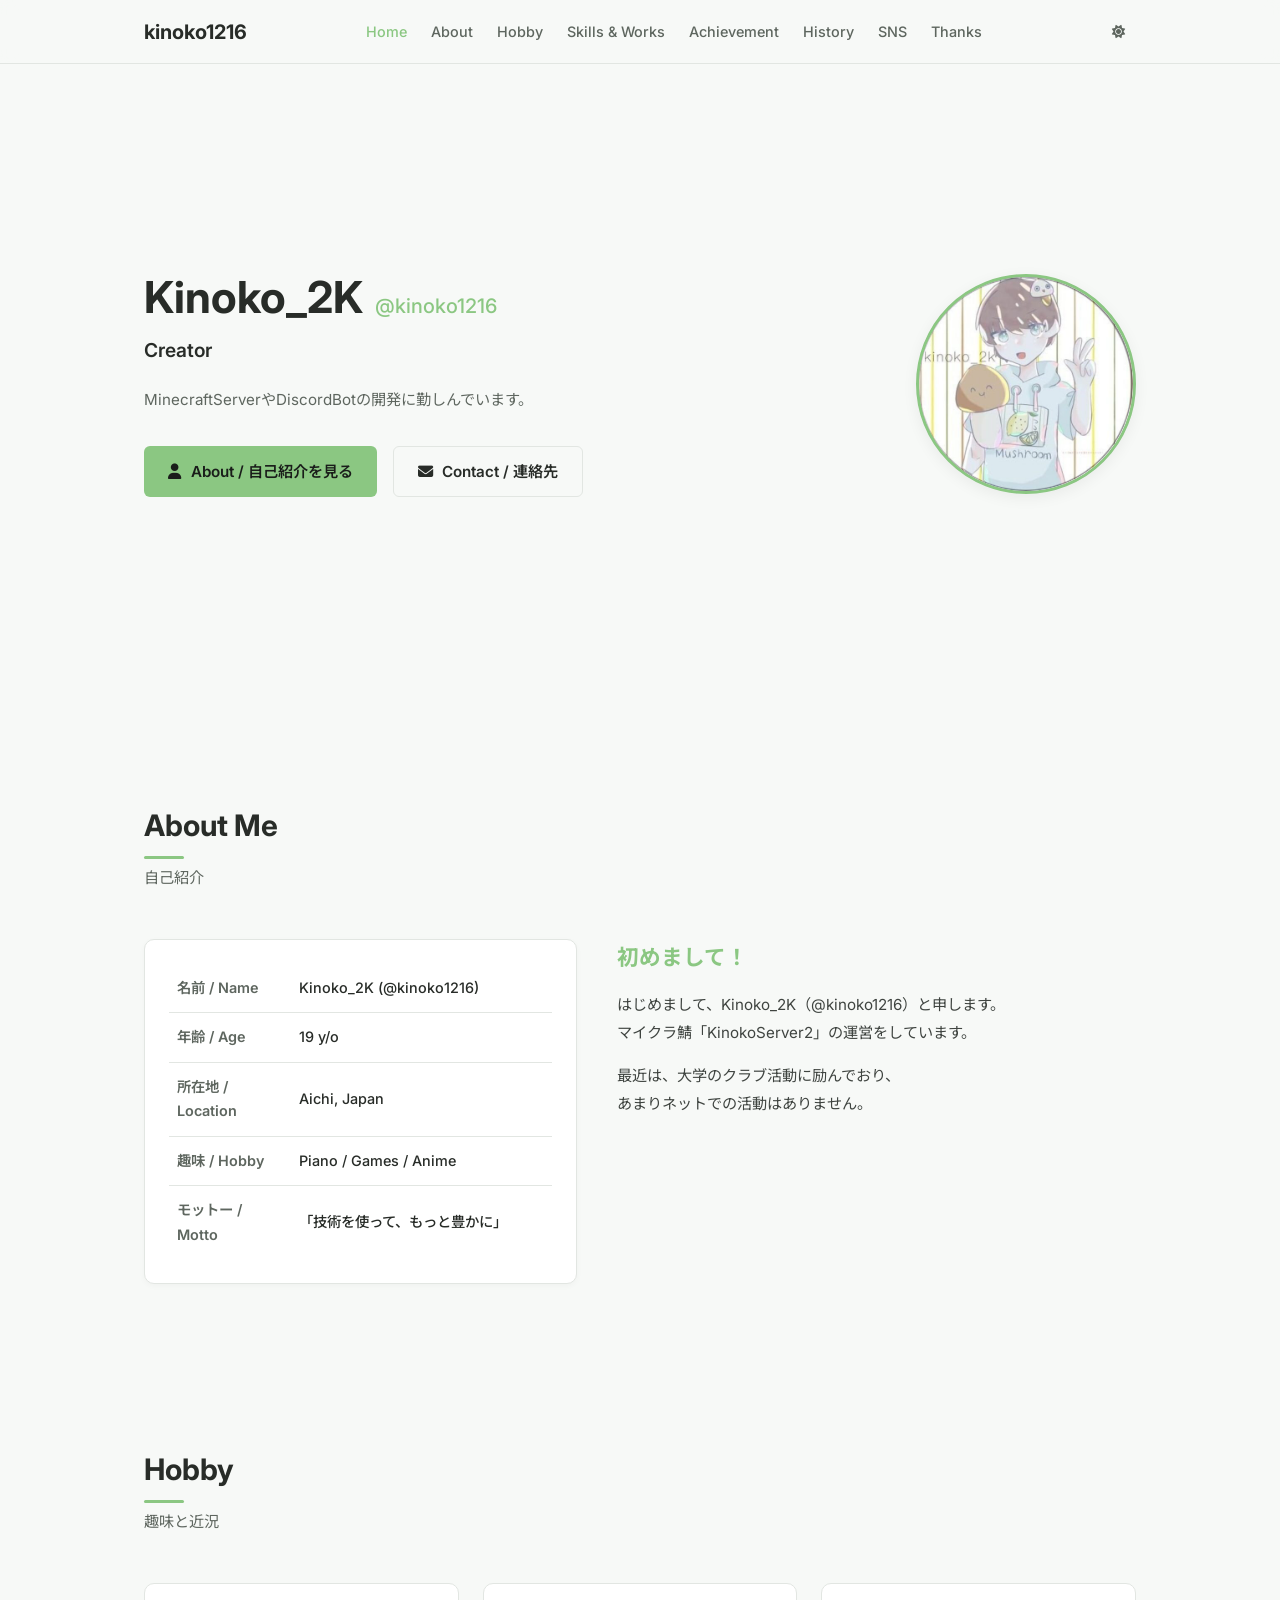
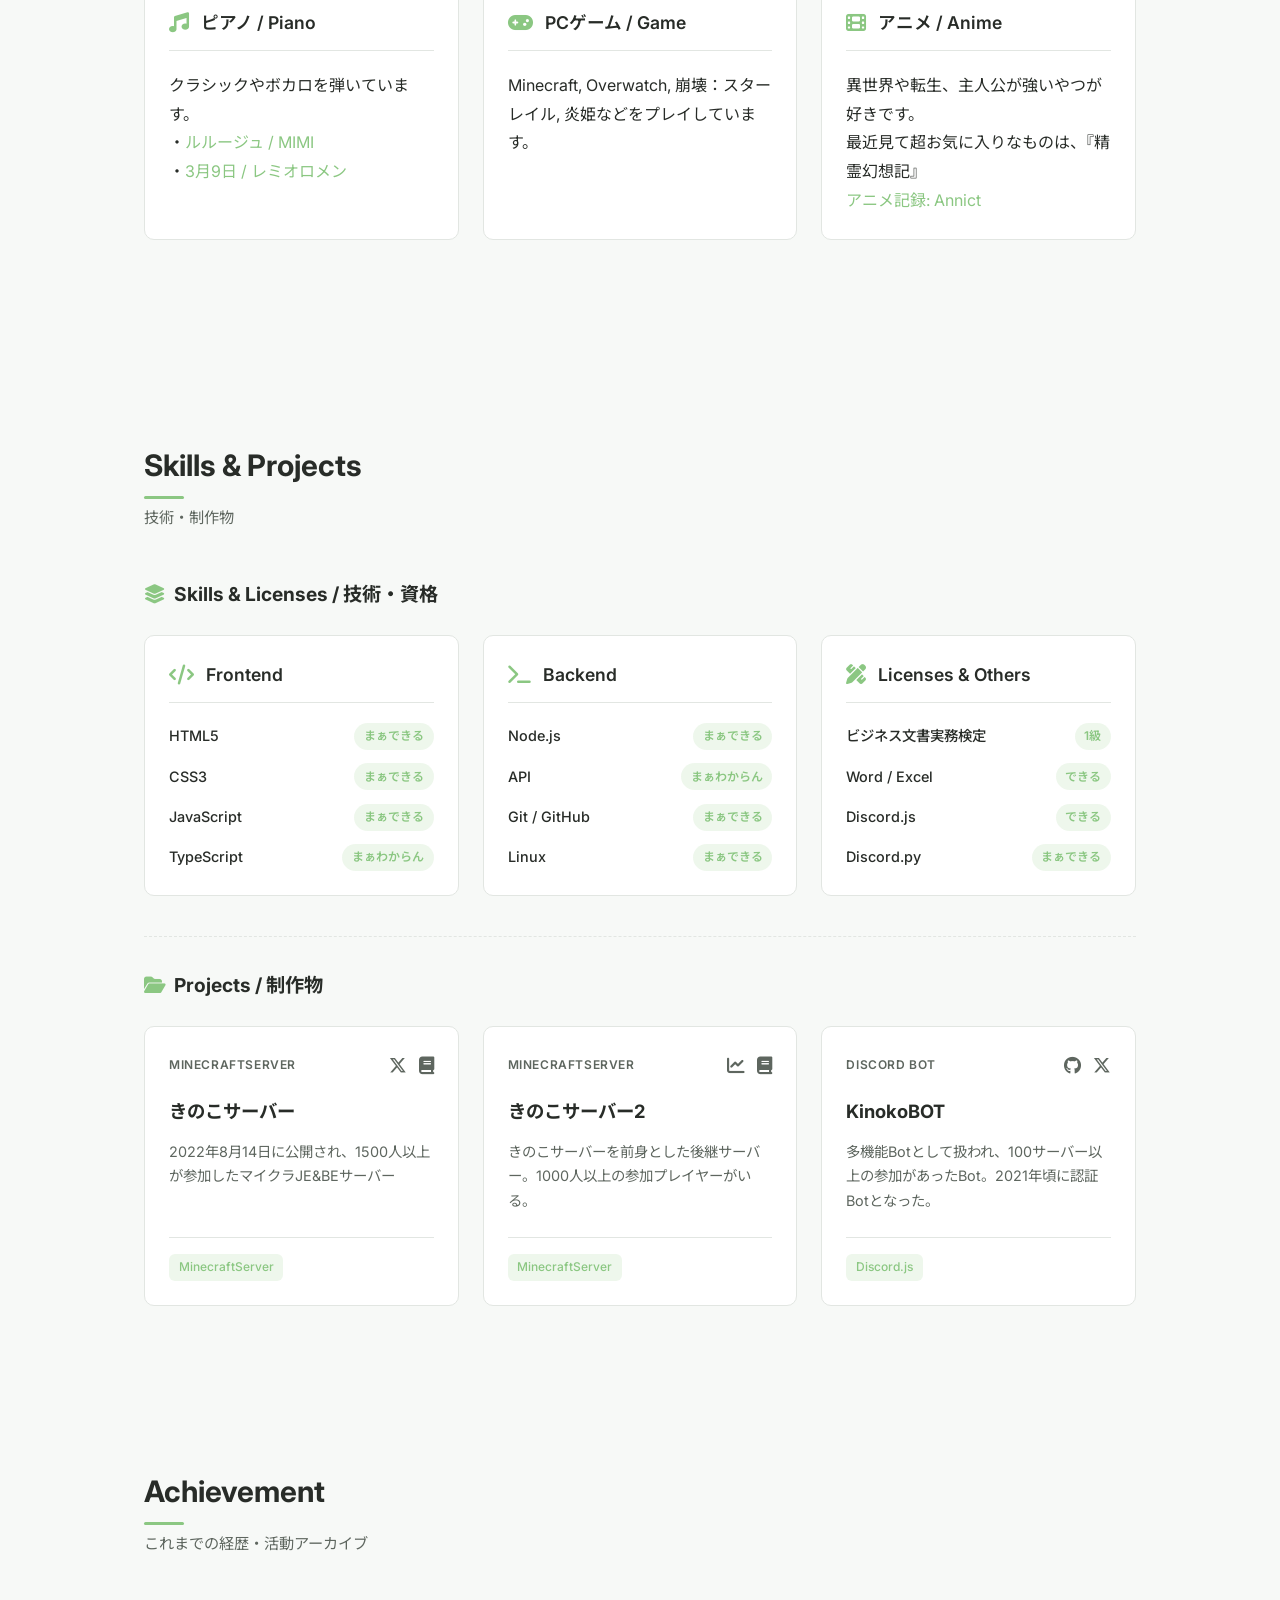
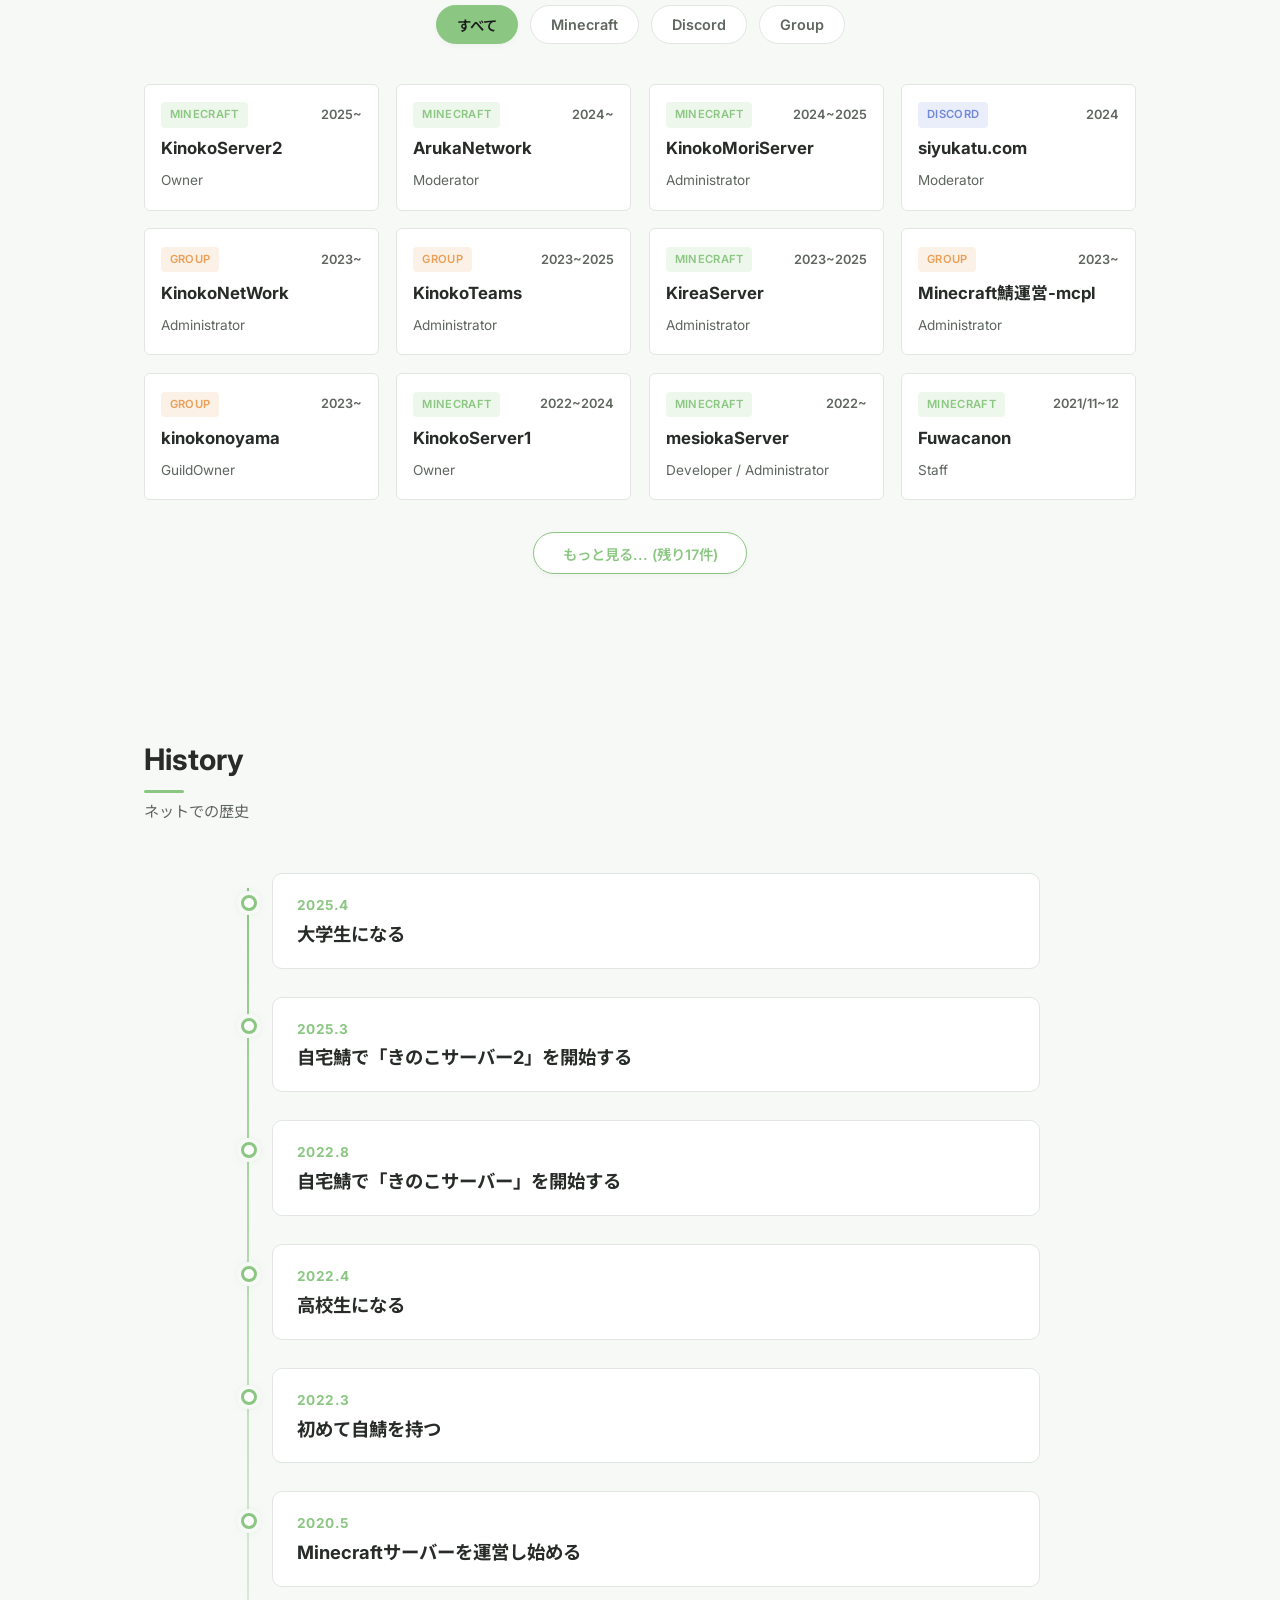
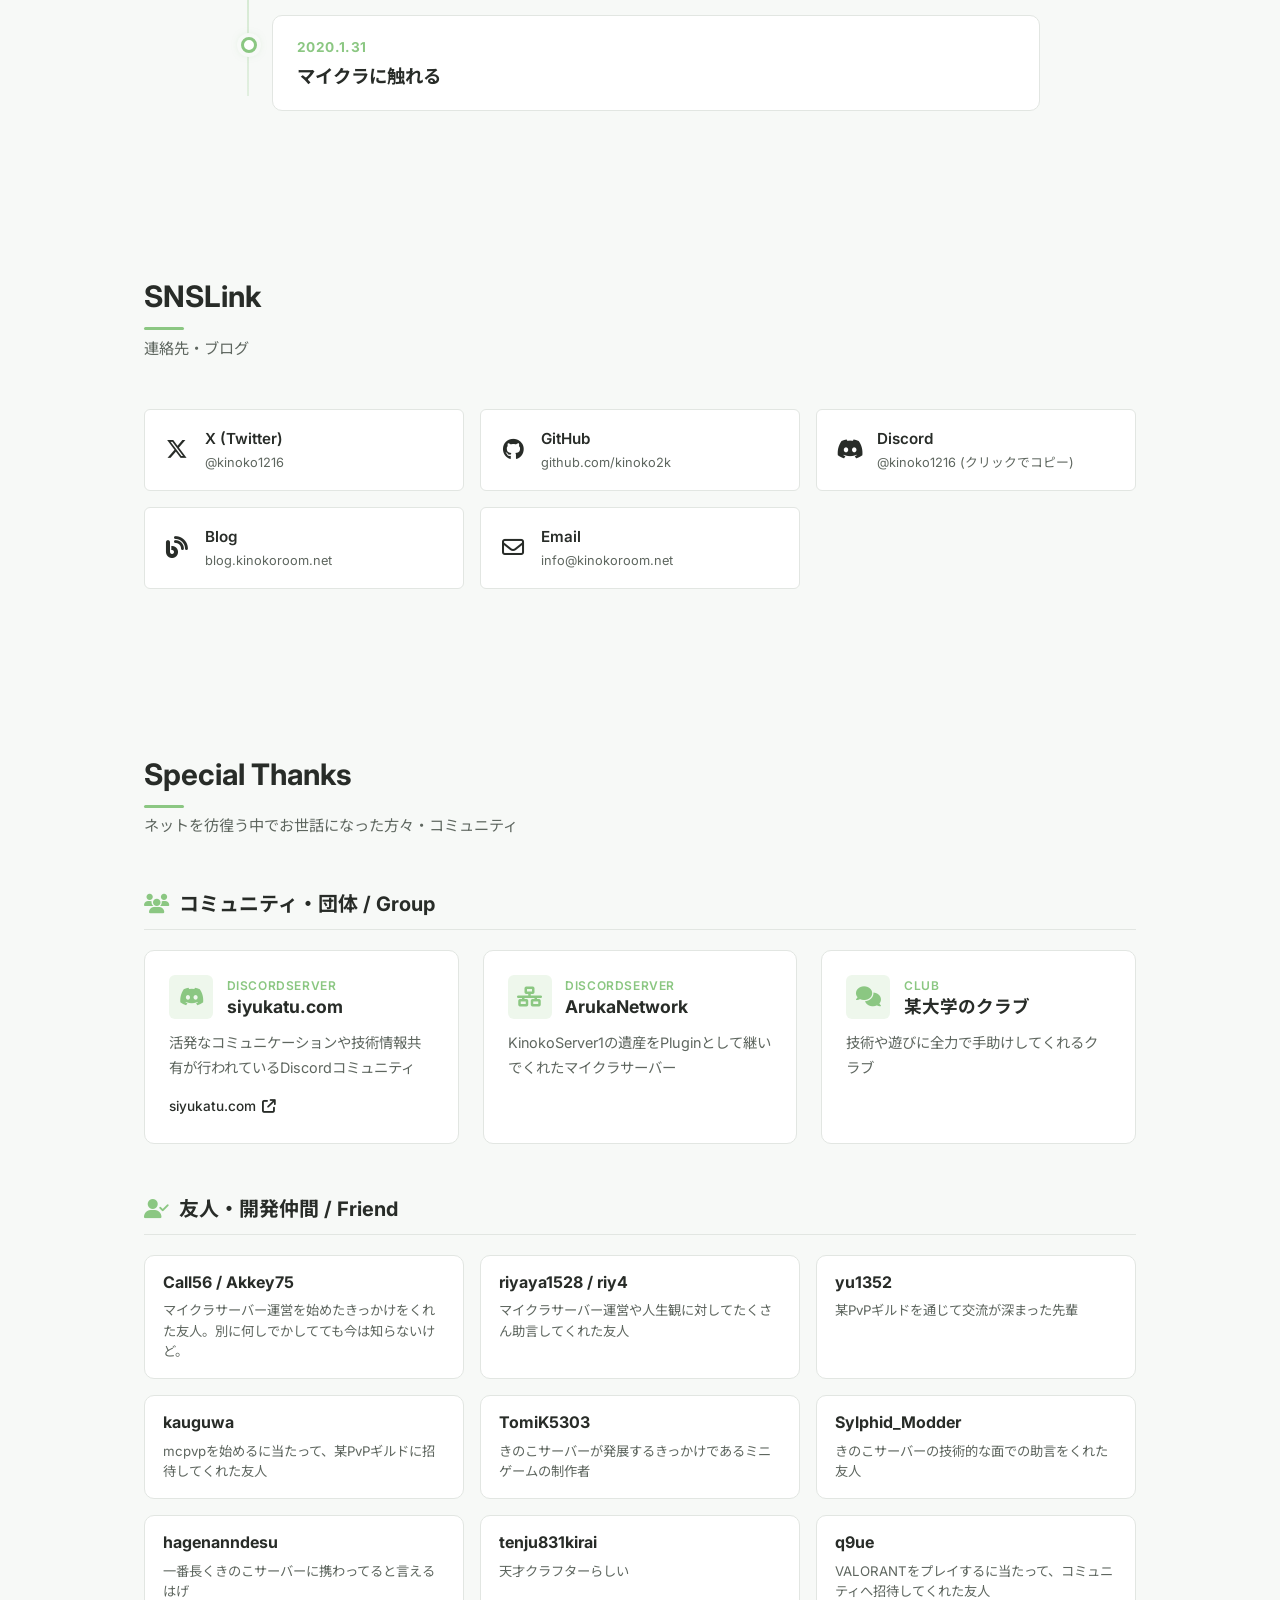
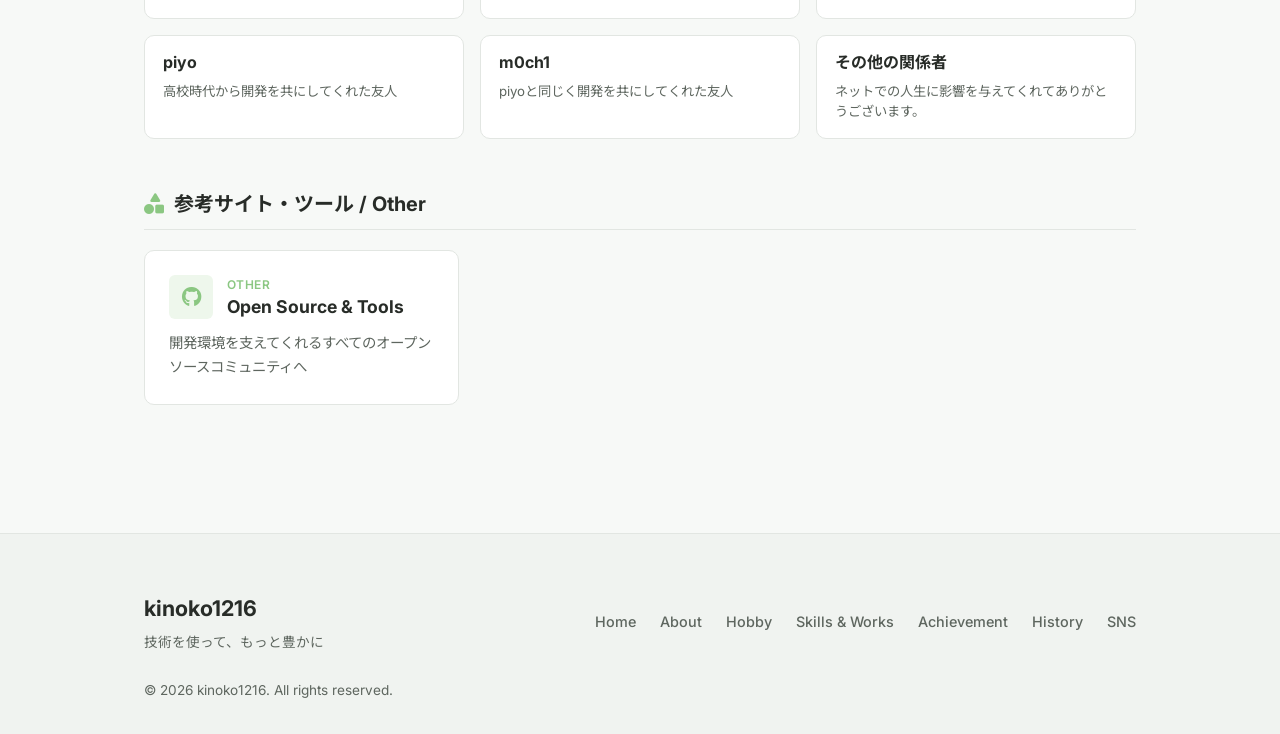
<file: index.html>
<!DOCTYPE html>
<html lang="ja">
<head>
    <meta charset="UTF-8">
    <meta name="viewport" content="width=device-width, initial-scale=1.0">
    <title>@kinoko1216 | Portfolio2026</title>
    <meta name="description" content="Kinoko_2K (@kinoko1216)のポートフォリオサイトです。">
    <meta name="author" content="kinoko1216">

    <link rel="preconnect" href="https://fonts.googleapis.com">
    <link rel="preconnect" href="https://fonts.gstatic.com" crossorigin>
    <link href="https://fonts.googleapis.com/css2?family=Inter:wght@400;500;600;700&family=Noto+Sans+JP:wght@400;500;700&display=swap" rel="stylesheet">

    <link rel="stylesheet" href="https://cdnjs.cloudflare.com/ajax/libs/font-awesome/6.5.1/css/all.min.css">

    <link rel="stylesheet" href="css/style.css">
</head>
<body>
    <div id="header-placeholder"></div>

    <main>
        <div id="hero-placeholder"></div>
        <div id="about-placeholder"></div>
        <div id="hobby-placeholder"></div>
        <div id="skills-placeholder"></div>
        <div id="achievement-placeholder"></div>
        <div id="history-placeholder"></div>
        <div id="sns-placeholder"></div>
        <div id="specialthanks-placeholder"></div>
    </main>

    <div id="footer-placeholder"></div>

    <div id="toast" class="toast">
        <i class="fa-solid fa-check-circle"></i>
        <span id="toast-message">クリップボードにコピーしました！</span>
    </div>

    <script src="js/script.js"></script>
    <script src="js/loader.js"></script>
</body>
</html>
</file>
<file: css/style.css>
@import url("01-base.css");
@import url("02-layout.css");
@import url("03-hero-about.css");
@import url("04-skills-works.css");
@import url("05-achievement-history.css");
@import url("06-sns-thanks.css");
@import url("07-responsive.css");
</file>
